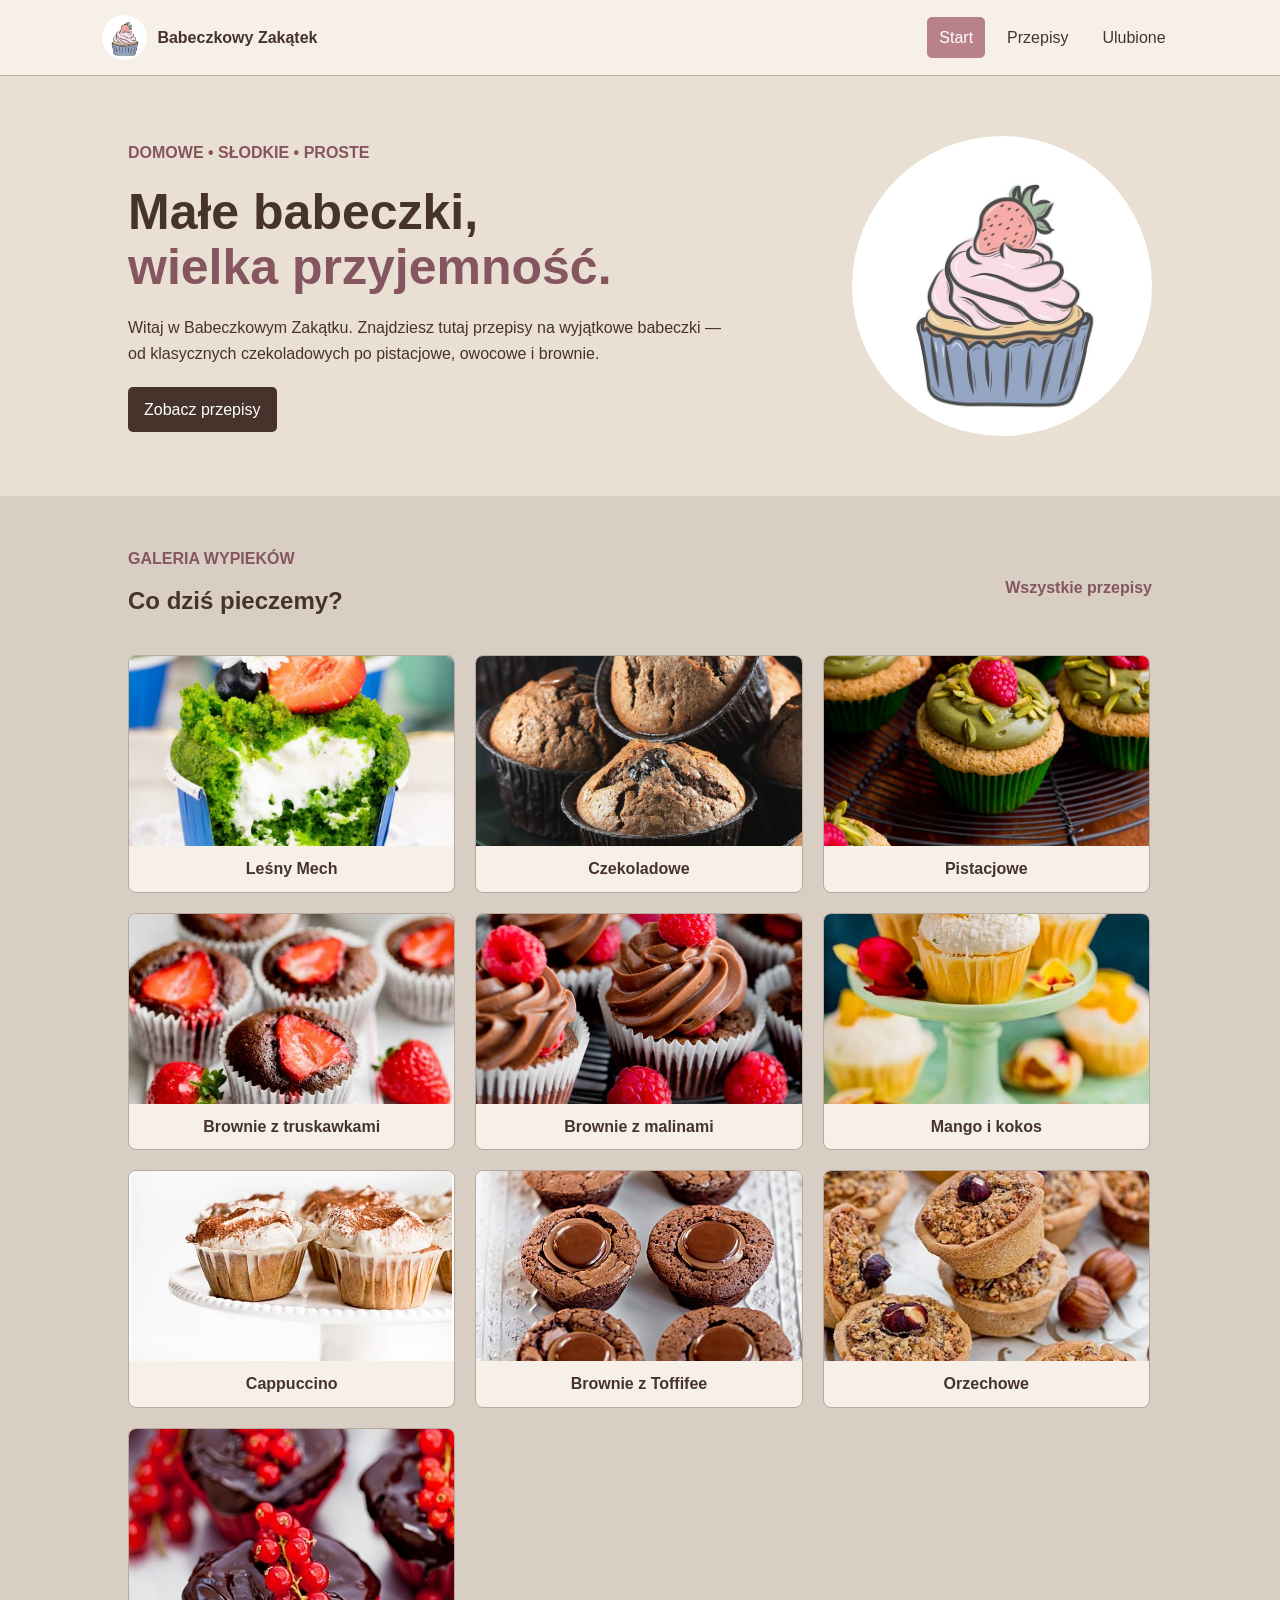
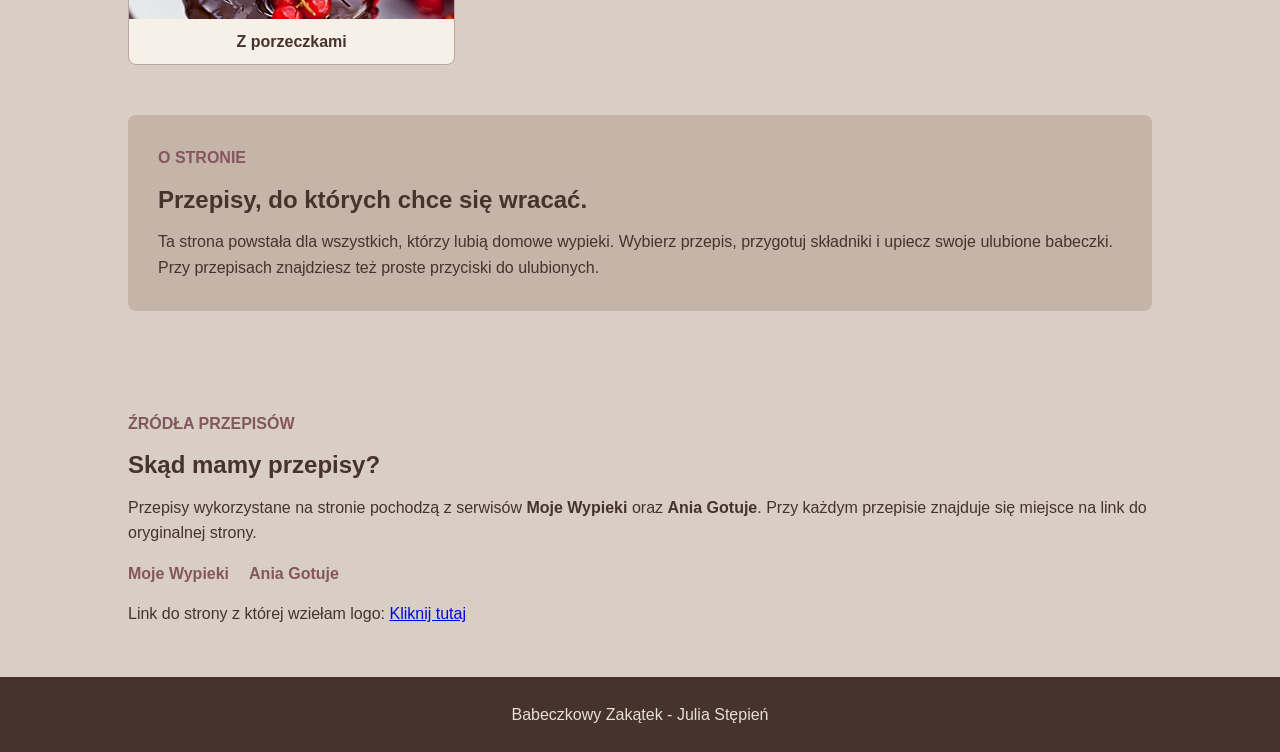
<file: index.html>
<!DOCTYPE html>
<html lang="pl">
<head>
    <meta charset="UTF-8">
    <meta name="viewport" content="width=device-width, initial-scale=1.0">
    <title>Babeczkowy Zakątek</title>
    <link rel="icon" type="image/x-icon" href="favicon.ico">
    <link rel="stylesheet" href="style.css">
</head>
<body>
    <header class="naglowek">
        <a class="link" href="index.html">
            <img class="logo-obrazek" src="zdjęcia/logo.jpg" alt="Babeczka">
            <span>Babeczkowy Zakątek</span>
        </a>
        <nav>
            <a class="menu" href="index.html">Start</a>
            <a href="przepisy.html">Przepisy</a>
            <a href="ulubione.html">Ulubione</a>
        </nav>
    </header>

    <main>
        <section class="baner">
            <div class="tekst-baner">
                <p class="etykieta">DOMOWE • SŁODKIE • PROSTE</p>
                <h1>Małe babeczki,<br><span>wielka przyjemność.</span></h1>
                <p>Witaj w Babeczkowym Zakątku. Znajdziesz tutaj przepisy na wyjątkowe babeczki — od klasycznych czekoladowych po pistacjowe, owocowe i brownie.</p>
                <a class="przycisk" href="przepisy.html">Zobacz przepisy</a>
            </div>
            <div class="obrazek-baner">
                <img src="zdjęcia/logo.jpg" alt="Logo Babeczkowego Zakątka">
            </div>
        </section>

        <section class="sekcja sekcja-galerii">
            <div class="naglowek-sekcji">
                <div>
                    <p class="etykieta">GALERIA WYPIEKÓW</p>
                    <h2>Co dziś pieczemy?</h2>
                </div>
                <a class="przepisy-strona" href="przepisy.html">Wszystkie przepisy</a>
            </div>

            <div class="przepisy galeria">
                <a class="zdj-przepisu" href="przepisy.html#przepis-1" aria-label="Przejdź do przepisu Babeczki Leśny Mech">
                    <img src="zdjęcia/1.jpg" alt="Babeczki Leśny Mech">
                    <span>Leśny Mech</span>
                </a>
                <a class="zdj-przepisu" href="przepisy.html#przepis-2" aria-label="Przejdź do przepisu Babeczki czekoladowe">
                    <img src="zdjęcia/2.jpg" alt="Babeczki czekoladowe">
                    <span>Czekoladowe</span>
                </a>
                <a class="zdj-przepisu" href="przepisy.html#przepis-3" aria-label="Przejdź do przepisu Babeczki pistacjowe">
                    <img src="zdjęcia/3.jpg" alt="Babeczki pistacjowe">
                    <span>Pistacjowe</span>
                </a>
                <a class="zdj-przepisu" href="przepisy.html#przepis-4" aria-label="Przejdź do przepisu Babeczki brownie z truskawkami">
                    <img src="zdjęcia/4.jpg" alt="Babeczki brownie z truskawkami">
                    <span>Brownie z truskawkami</span>
                </a>
                <a class="zdj-przepisu" href="przepisy.html#przepis-5" aria-label="Przejdź do przepisu Babeczki brownie z Nutellą i malinami">
                    <img src="zdjęcia/5.jpg" alt="Babeczki brownie z Nutellą i malinami">
                    <span>Brownie z malinami</span>
                </a>
                <a class="zdj-przepisu" href="przepisy.html#przepis-6" aria-label="Przejdź do przepisu Babeczki mango z kremem kokosowym">
                    <img src="zdjęcia/6.jpg" alt="Babeczki mango z kremem kokosowym">
                    <span>Mango i kokos</span>
                </a>
                <a class="zdj-przepisu" href="przepisy.html#przepis-7" aria-label="Przejdź do przepisu Babeczki cappuccino">
                    <img src="zdjęcia/7.jpg" alt="Babeczki cappuccino">
                    <span>Cappuccino</span>
                </a>
                <a class="zdj-przepisu" href="przepisy.html#przepis-8" aria-label="Przejdź do przepisu Kubeczki brownie z Toffifee">
                    <img src="zdjęcia/8.jpg" alt="Kubeczki brownie z Toffifee">
                    <span>Brownie z Toffifee</span>
                </a>
                <a class="zdj-przepisu" href="przepisy.html#przepis-9" aria-label="Przejdź do przepisu Kubeczki z orzechami laskowymi">
                    <img src="zdjęcia/9.jpg" alt="Kubeczki z orzechami laskowymi">
                    <span>Orzechowe</span>
                </a>
                <a class="zdj-przepisu" href="przepisy.html#przepis-10" aria-label="Przejdź do przepisu Babeczki z porzeczkami">
                    <img src="zdjęcia/10.jpg" alt="Babeczki z porzeczkami">
                    <span>Z porzeczkami</span>
                </a>
            </div>
        </section>

        <section class="o-stronie">
            <div>
                <p class="etykieta">O STRONIE</p>
                <h2>Przepisy, do których chce się wracać.</h2>
            </div>
            <p>Ta strona powstała dla wszystkich, którzy lubią domowe wypieki. Wybierz przepis, przygotuj składniki i upiecz swoje ulubione babeczki. 
                Przy przepisach znajdziesz też proste przyciski do ulubionych.</p>
        </section>

        <section class="zrodla">
            <p class="etykieta">ŹRÓDŁA PRZEPISÓW</p>
            <h2>Skąd mamy przepisy?</h2>
            <p>Przepisy wykorzystane na stronie pochodzą z serwisów <strong>Moje Wypieki</strong> oraz <strong>Ania Gotuje</strong>. Przy każdym przepisie znajduje się miejsce na link do oryginalnej strony.</p>

            <div class="lista-zrodel">
                
                <a class="link-zrodla" href="https://mojewypieki.com" target="_blank" rel="noopener noreferrer">Moje Wypieki</a>
           
                <a class="link-zrodla" href="https://aniagotuje.pl" target="_blank" rel="noopener noreferrer">Ania Gotuje</a>
            </div>
            <p class="logo-zrodlo">Link do strony z której wziełam logo: <a href="https://pl.pinterest.com/pin/12314598976361214/" target="_blank" rel="noopener noreferrer">Kliknij tutaj</a></p>
        </section>
    </main>

    <footer>
        <p>Babeczkowy Zakątek - Julia Stępień</p>
    </footer>
    <script src="script.js"></script>
</body>
</html>
</file>
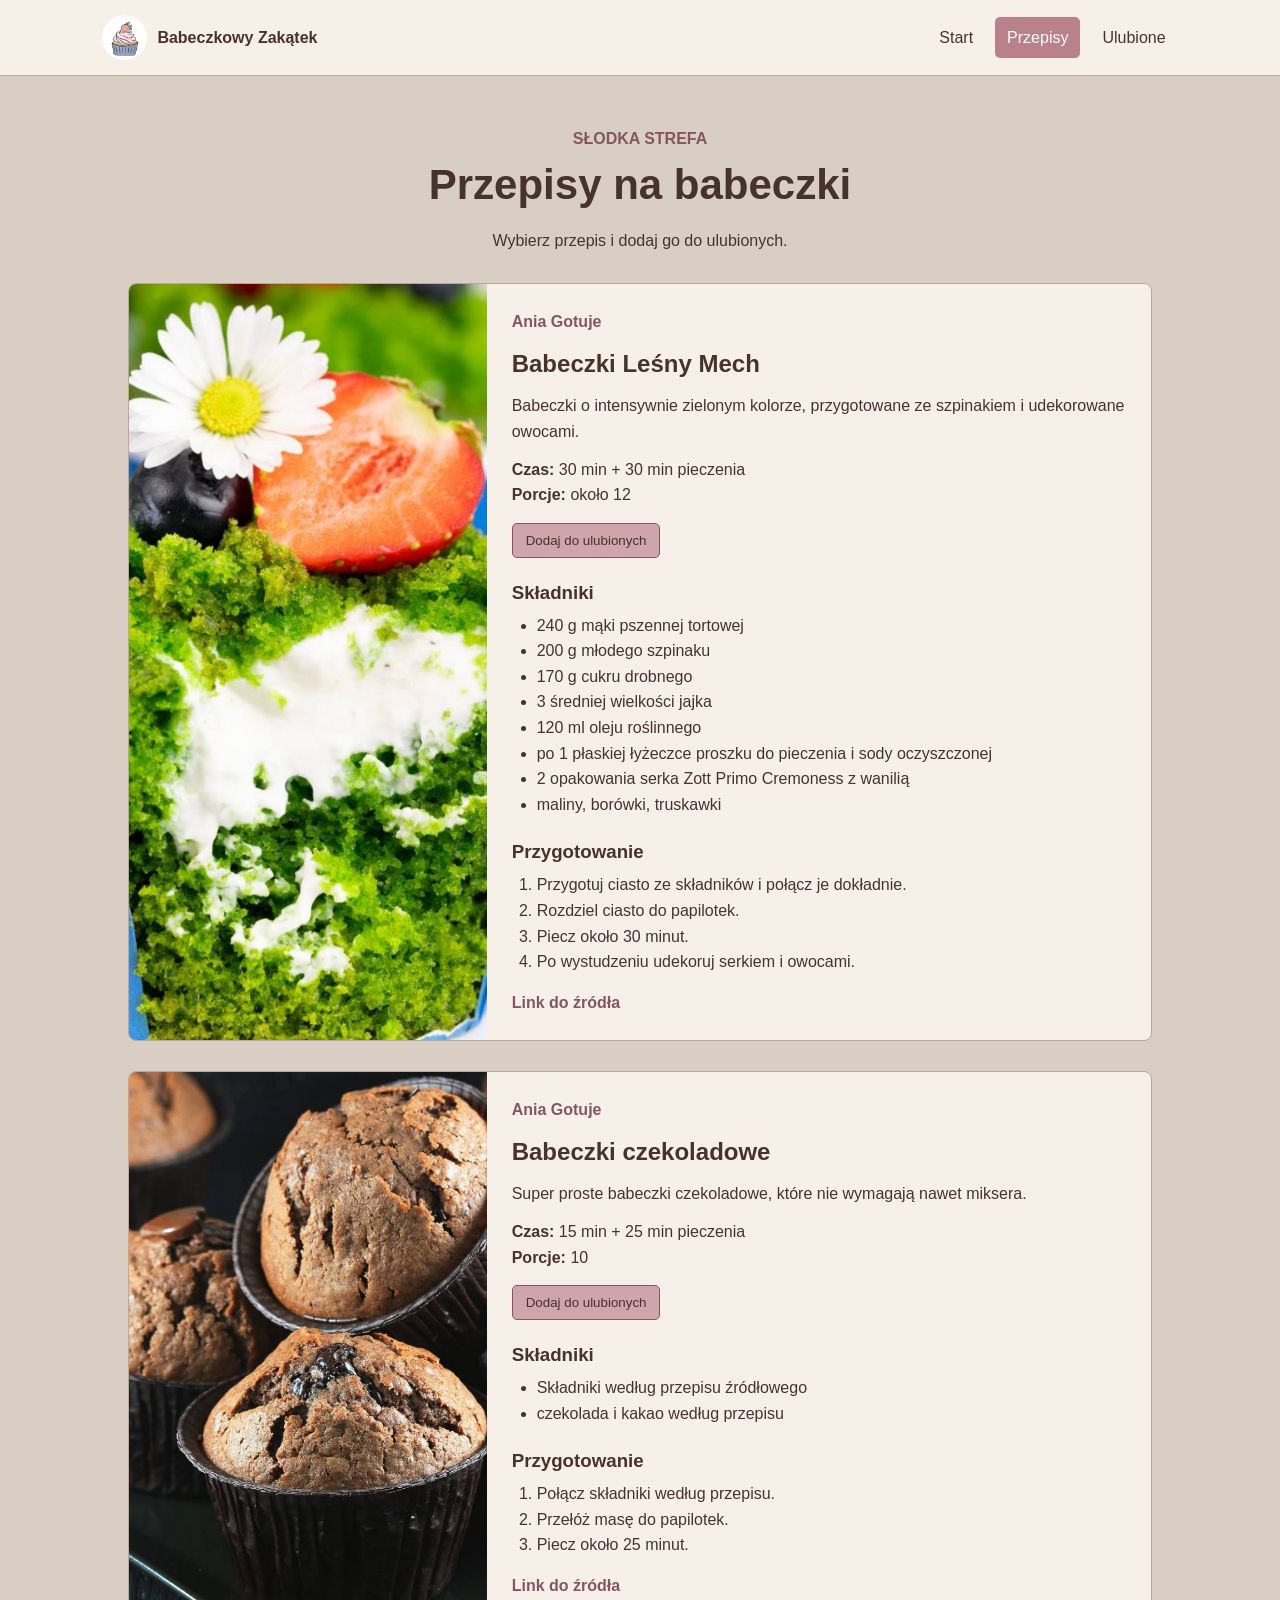
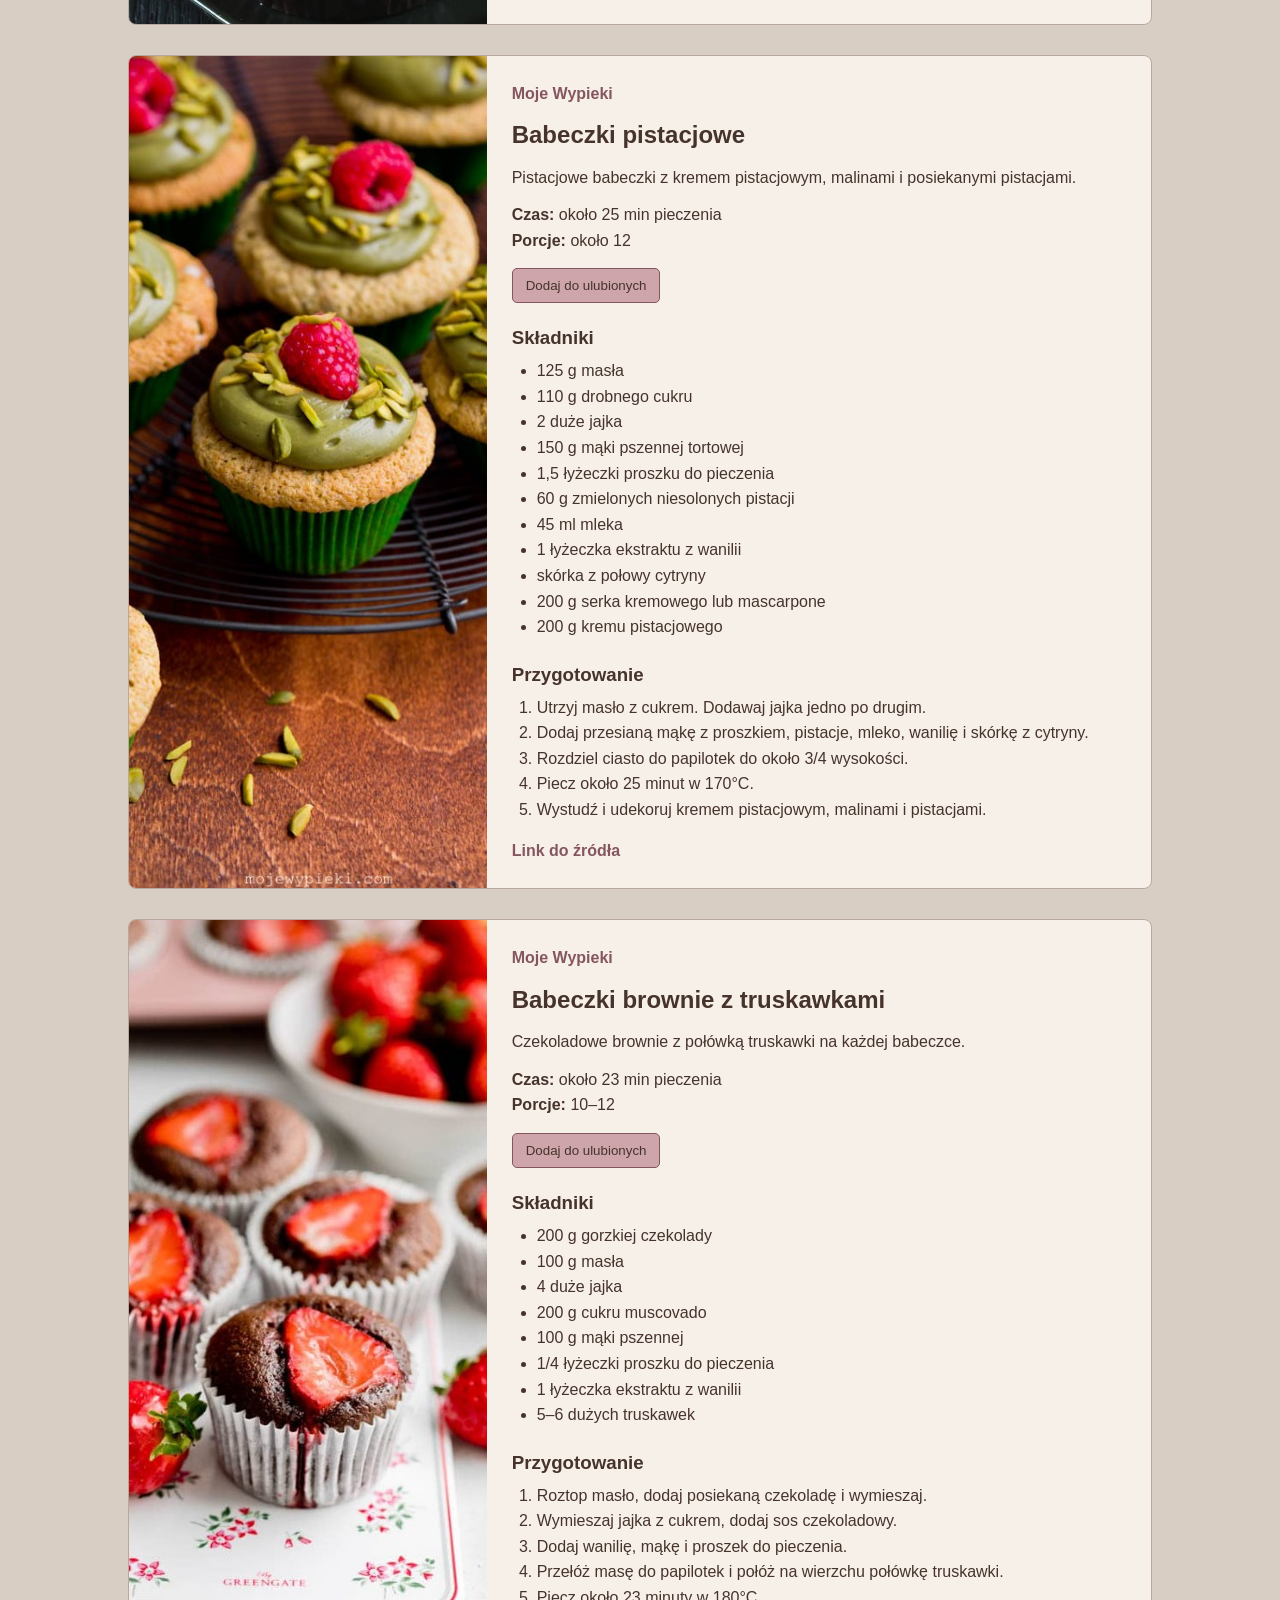
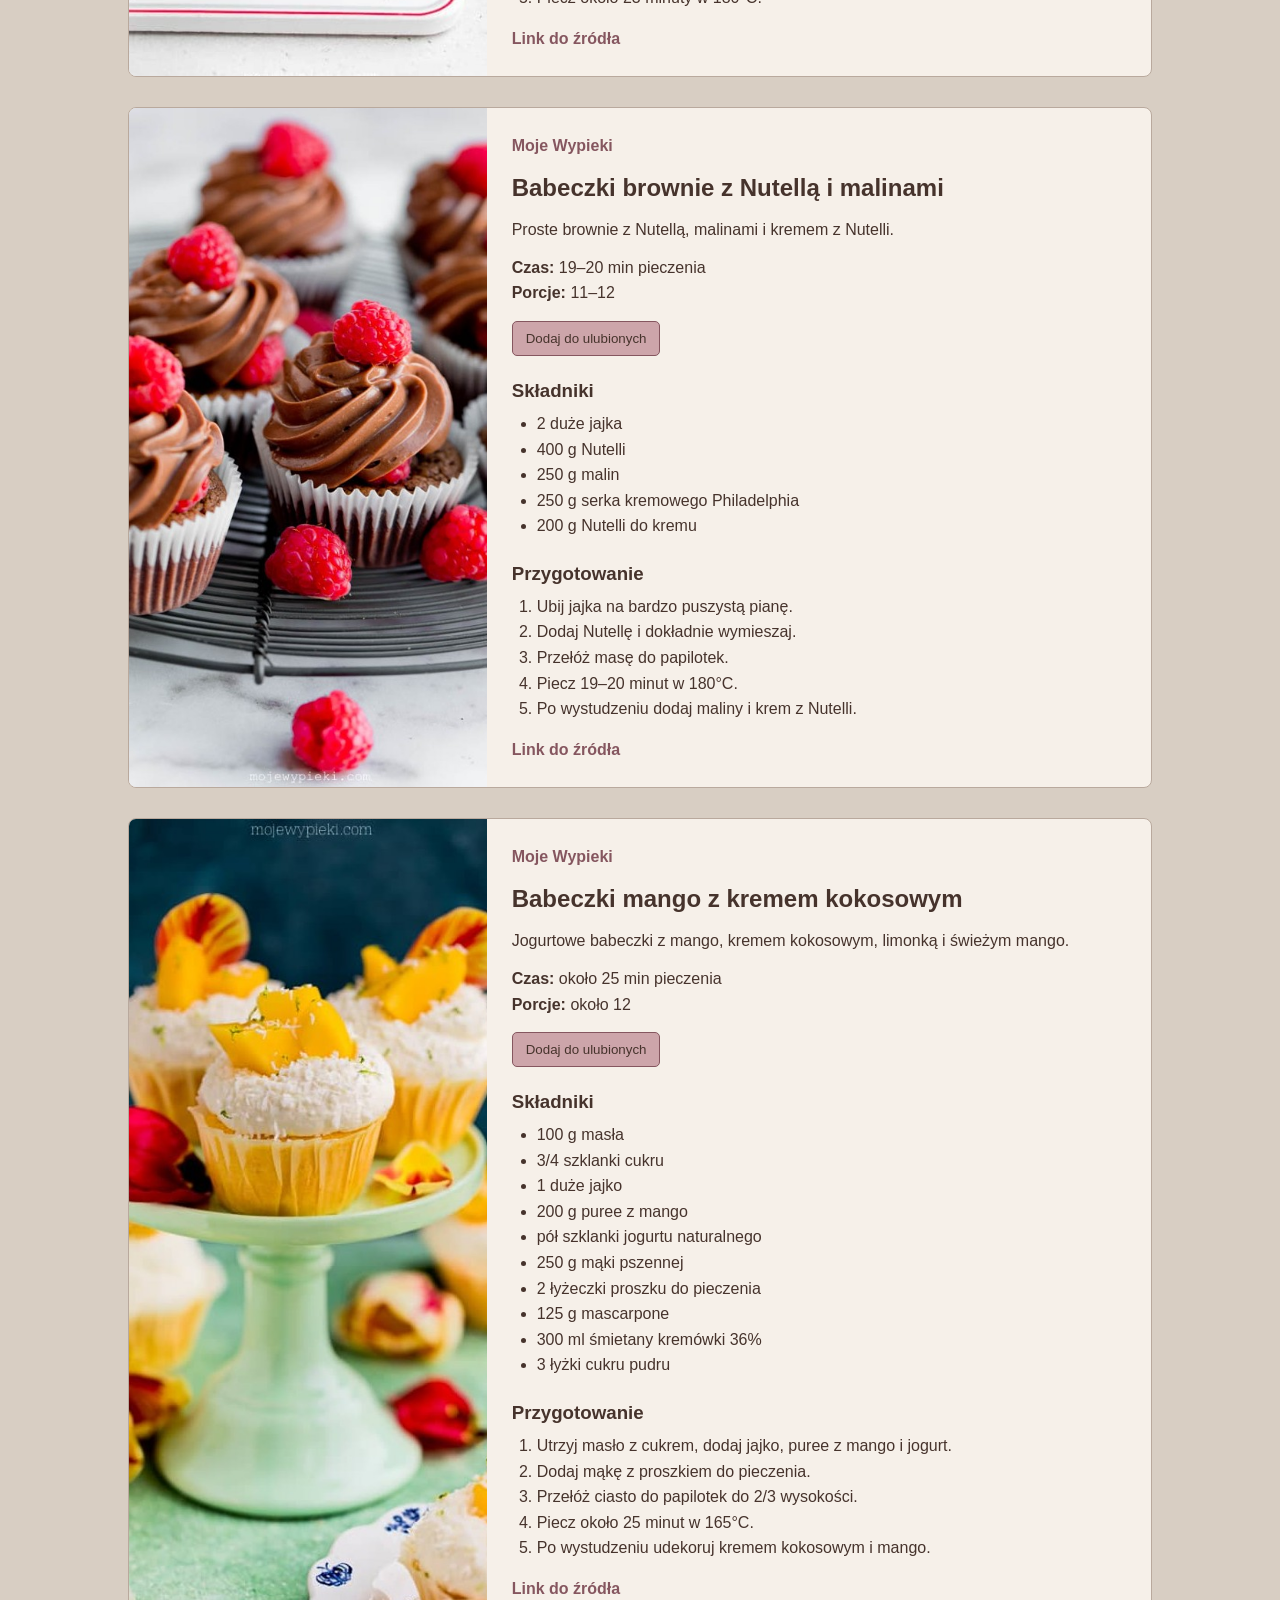
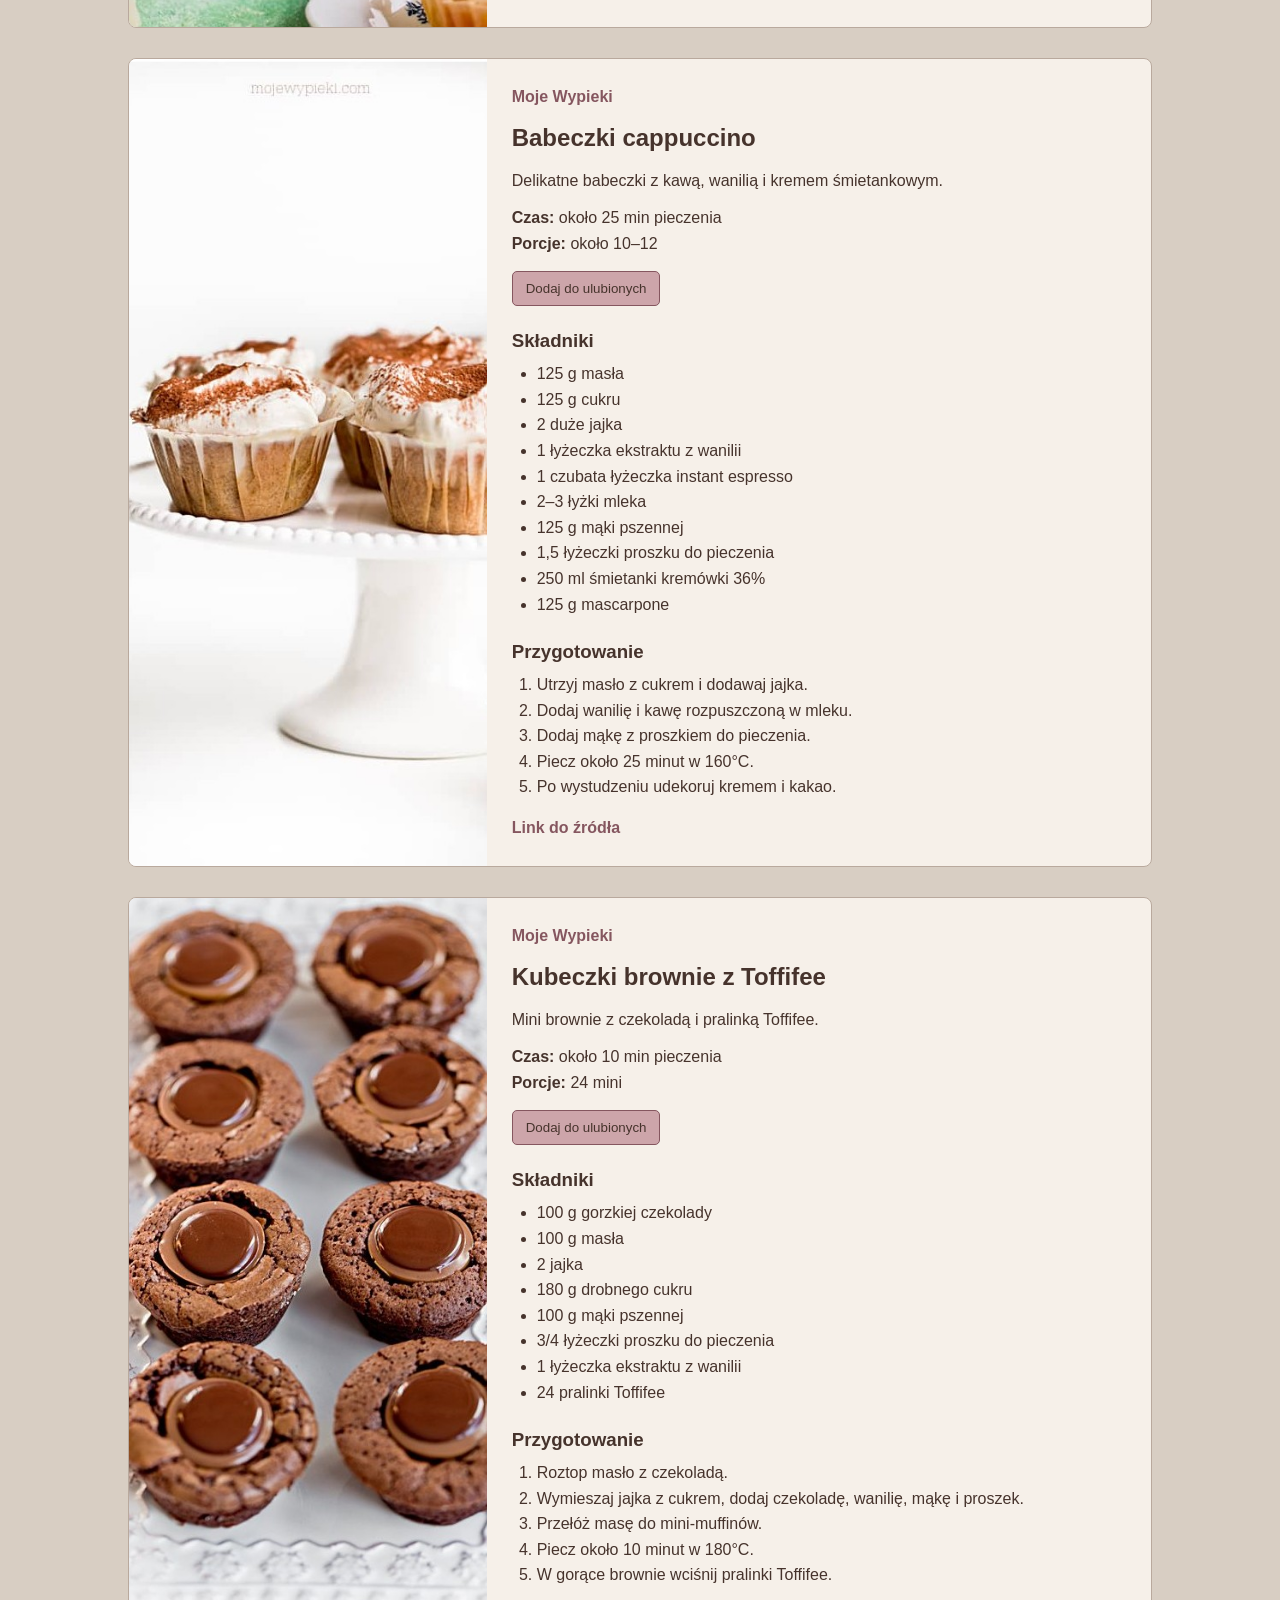
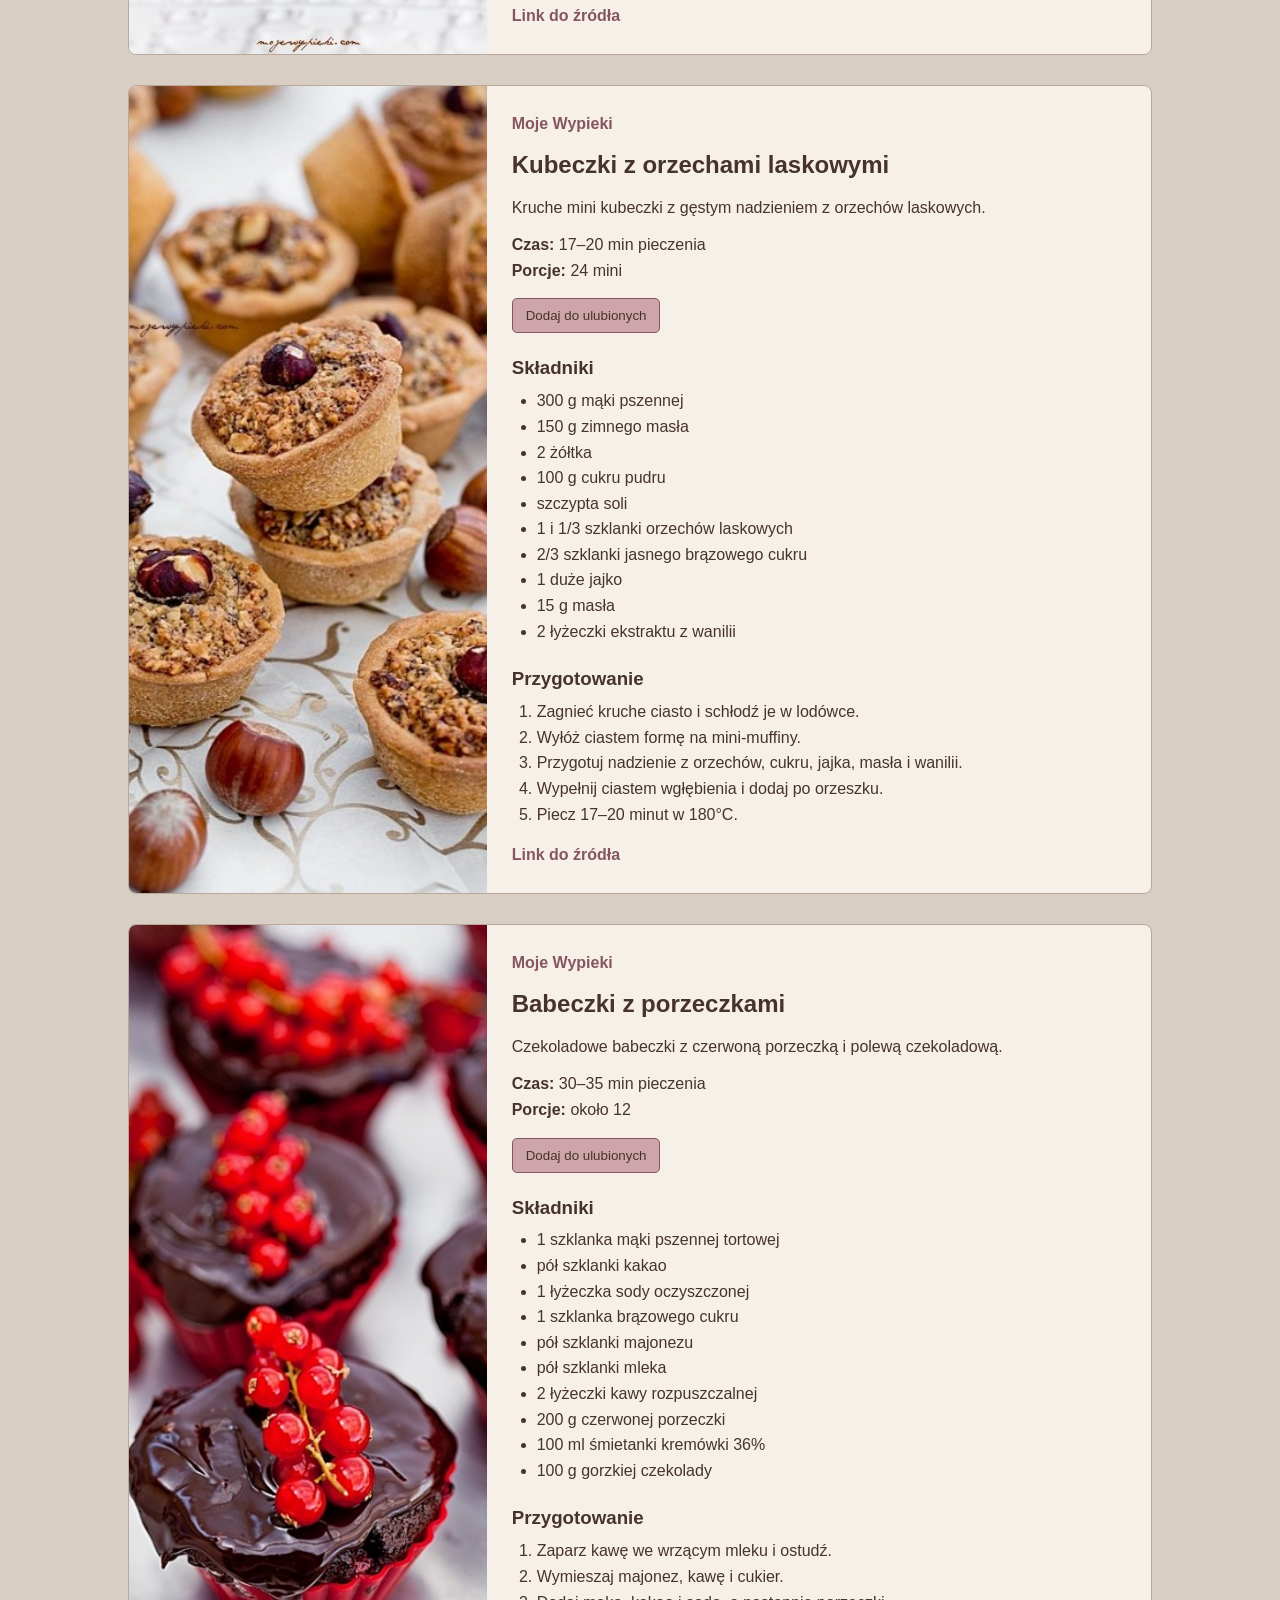
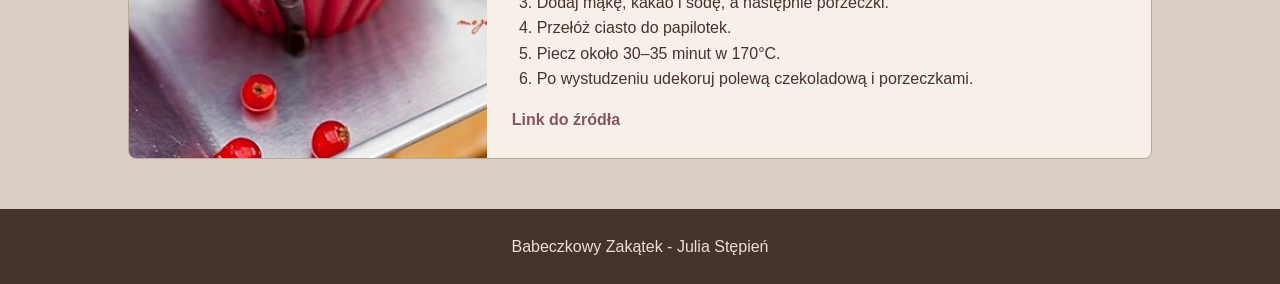
<file: przepisy.html>
<!DOCTYPE html>
<html lang="pl">
<head>
    <meta charset="UTF-8">
    <meta name="viewport" content="width=device-width, initial-scale=1.0">
    <title>Przepisy | Babeczkowy Zakątek</title>
    <link rel="icon" type="image/x-icon" href="favicon.ico">
    <link rel="stylesheet" href="style.css">
</head>
<body class="strona-przepisy">
<header class="naglowek">
    <a class="link" href="index.html">
        <img class="logo-obrazek" src="zdjęcia/logo.jpg" alt="Babeczka">
        <span>Babeczkowy Zakątek</span>
    </a>
    <nav>
        <a href="index.html">Start</a>
        <a class="strona" href="przepisy.html">Przepisy</a>
        <a href="ulubione.html">Ulubione</a>
    </nav>
</header>

<main>
    <section class="wstep-podstrony">
        <p class="przepisy-naglowek">SŁODKA STREFA</p>
        <h1>Przepisy na babeczki</h1>
        <p>Wybierz przepis i dodaj go do ulubionych.</p>
    </section>

    <section class="lista-kart-przepisow">
        <article class="karta-przepisu" id="przepis-1">
            <img class="zdjecie-przepisu" src="zdjęcia/1.jpg" alt="Babeczki Leśny Mech">
            <div class="tresc-przepisu">
                <p class="przepisy-naglowek">Ania Gotuje</p>
                <h2>Babeczki Leśny Mech</h2>
                <p class="opis-przepisu">Babeczki o intensywnie zielonym kolorze, przygotowane ze szpinakiem i udekorowane owocami.</p>

                <p><strong>Czas:</strong> 30 min + 30 min pieczenia</p>
                <p><strong>Porcje:</strong> około 12</p>

                <button class="przycisk-ulubionych" onclick="dodajDoUlubionych()">Dodaj do ulubionych</button>

                <h3>Składniki</h3>
                <ul>
                        <li>240 g mąki pszennej tortowej</li>
                        <li>200 g młodego szpinaku</li>
                        <li>170 g cukru drobnego</li>
                        <li>3 średniej wielkości jajka</li>
                        <li>120 ml oleju roślinnego</li>
                        <li>po 1 płaskiej łyżeczce proszku do pieczenia i sody oczyszczonej</li>
                        <li>2 opakowania serka Zott Primo Cremoness z wanilią</li>
                        <li>maliny, borówki, truskawki</li>
                </ul>

                <h3>Przygotowanie</h3>
                <ol>
                        <li>Przygotuj ciasto ze składników i połącz je dokładnie.</li>
                        <li>Rozdziel ciasto do papilotek.</li>
                        <li>Piecz około 30 minut.</li>
                        <li>Po wystudzeniu udekoruj serkiem i owocami.</li>
                </ol>

                <a class="link-do-zrodla-przepisu" href="https://aniagotuje.pl/przepis/babeczki-lesny-mech" target="_blank" rel="noopener noreferrer">Link do źródła</a>
            </div>
        </article>

        <article class="karta-przepisu" id="przepis-2">
            <img class="zdjecie-przepisu" src="zdjęcia/2.jpg" alt="Babeczki czekoladowe">
            <div class="tresc-przepisu">
                <p class="przepisy-naglowek">Ania Gotuje</p>
                <h2>Babeczki czekoladowe</h2>
                <p class="opis-przepisu">Super proste babeczki czekoladowe, które nie wymagają nawet miksera.</p>

                <p><strong>Czas:</strong> 15 min + 25 min pieczenia</p>
                <p><strong>Porcje:</strong> 10</p>

                <button class="przycisk-ulubionych" onclick="dodajDoUlubionych()">Dodaj do ulubionych</button>

                <h3>Składniki</h3>
                <ul>
                        <li>Składniki według przepisu źródłowego</li>
                        <li>czekolada i kakao według przepisu</li>
                </ul>

                <h3>Przygotowanie</h3>
                <ol>
                        <li>Połącz składniki według przepisu.</li>
                        <li>Przełóż masę do papilotek.</li>
                        <li>Piecz około 25 minut.</li>
                </ol>

                <a class="link-do-zrodla-przepisu" href="https://aniagotuje.pl/przepis/babeczki-czekoladowe" target="_blank" rel="noopener noreferrer">Link do źródła</a>
            </div>
        </article>

        <article class="karta-przepisu" id="przepis-3">
            <img class="zdjecie-przepisu" src="zdjęcia/3.jpg" alt="Babeczki pistacjowe">
            <div class="tresc-przepisu">
                <p class="przepisy-naglowek">Moje Wypieki</p>
                <h2>Babeczki pistacjowe</h2>
                <p class="opis-przepisu">Pistacjowe babeczki z kremem pistacjowym, malinami i posiekanymi pistacjami.</p>

                <p><strong>Czas:</strong> około 25 min pieczenia</p>
                <p><strong>Porcje:</strong> około 12</p>

                <button class="przycisk-ulubionych" onclick="dodajDoUlubionych()">Dodaj do ulubionych</button>

                <h3>Składniki</h3>
                <ul>
                        <li>125 g masła</li>
                        <li>110 g drobnego cukru</li>
                        <li>2 duże jajka</li>
                        <li>150 g mąki pszennej tortowej</li>
                        <li>1,5 łyżeczki proszku do pieczenia</li>
                        <li>60 g zmielonych niesolonych pistacji</li>
                        <li>45 ml mleka</li>
                        <li>1 łyżeczka ekstraktu z wanilii</li>
                        <li>skórka z połowy cytryny</li>
                        <li>200 g serka kremowego lub mascarpone</li>
                        <li>200 g kremu pistacjowego</li>
                </ul>

                <h3>Przygotowanie</h3>
                <ol>
                        <li>Utrzyj masło z cukrem. Dodawaj jajka jedno po drugim.</li>
                        <li>Dodaj przesianą mąkę z proszkiem, pistacje, mleko, wanilię i skórkę z cytryny.</li>
                        <li>Rozdziel ciasto do papilotek do około 3/4 wysokości.</li>
                        <li>Piecz około 25 minut w 170°C.</li>
                        <li>Wystudź i udekoruj kremem pistacjowym, malinami i pistacjami.</li>
                </ol>

                <a class="link-do-zrodla-przepisu" href="https://mojewypieki.com/przepis/babeczki-pistacjowe" target="_blank" rel="noopener noreferrer">Link do źródła</a>
            </div>
        </article>

        <article class="karta-przepisu" id="przepis-4">
            <img class="zdjecie-przepisu" src="zdjęcia/4.jpg" alt="Babeczki brownie z truskawkami">
            <div class="tresc-przepisu">
                <p class="przepisy-naglowek">Moje Wypieki</p>
                <h2>Babeczki brownie z truskawkami</h2>
                <p class="opis-przepisu">Czekoladowe brownie z połówką truskawki na każdej babeczce.</p>

                <p><strong>Czas:</strong> około 23 min pieczenia</p>
                <p><strong>Porcje:</strong> 10–12</p>

                <button class="przycisk-ulubionych" onclick="dodajDoUlubionych()">Dodaj do ulubionych</button>

                <h3>Składniki</h3>
                <ul>
                        <li>200 g gorzkiej czekolady</li>
                        <li>100 g masła</li>
                        <li>4 duże jajka</li>
                        <li>200 g cukru muscovado</li>
                        <li>100 g mąki pszennej</li>
                        <li>1/4 łyżeczki proszku do pieczenia</li>
                        <li>1 łyżeczka ekstraktu z wanilii</li>
                        <li>5–6 dużych truskawek</li>
                </ul>

                <h3>Przygotowanie</h3>
                <ol>
                        <li>Roztop masło, dodaj posiekaną czekoladę i wymieszaj.</li>
                        <li>Wymieszaj jajka z cukrem, dodaj sos czekoladowy.</li>
                        <li>Dodaj wanilię, mąkę i proszek do pieczenia.</li>
                        <li>Przełóż masę do papilotek i połóż na wierzchu połówkę truskawki.</li>
                        <li>Piecz około 23 minuty w 180°C.</li>
                </ol>

                <a class="link-do-zrodla-przepisu" href="https://mojewypieki.com/przepis/babeczki-brownie-z-truskawkami" target="_blank" rel="noopener noreferrer">Link do źródła</a>
            </div>
        </article>

        <article class="karta-przepisu" id="przepis-5">
            <img class="zdjecie-przepisu" src="zdjęcia/5.jpg" alt="Babeczki brownie z Nutellą i malinami">
            <div class="tresc-przepisu">
                <p class="przepisy-naglowek">Moje Wypieki</p>
                <h2>Babeczki brownie z Nutellą i malinami</h2>
                <p class="opis-przepisu">Proste brownie z Nutellą, malinami i kremem z Nutelli.</p>

                <p><strong>Czas:</strong> 19–20 min pieczenia</p>
                <p><strong>Porcje:</strong> 11–12</p>

                <button class="przycisk-ulubionych" onclick="dodajDoUlubionych()">Dodaj do ulubionych</button>

                <h3>Składniki</h3>
                <ul>
                        <li>2 duże jajka</li>
                        <li>400 g Nutelli</li>
                        <li>250 g malin</li>
                        <li>250 g serka kremowego Philadelphia</li>
                        <li>200 g Nutelli do kremu</li>
                </ul>

                <h3>Przygotowanie</h3>
                <ol>
                        <li>Ubij jajka na bardzo puszystą pianę.</li>
                        <li>Dodaj Nutellę i dokładnie wymieszaj.</li>
                        <li>Przełóż masę do papilotek.</li>
                        <li>Piecz 19–20 minut w 180°C.</li>
                        <li>Po wystudzeniu dodaj maliny i krem z Nutelli.</li>
                </ol>

                <a class="link-do-zrodla-przepisu" href="https://mojewypieki.com/przepis/babeczki-brownie-z-nutella-i-malinami" target="_blank" rel="noopener noreferrer">Link do źródła</a>
            </div>
        </article>

        <article class="karta-przepisu" id="przepis-6">
            <img class="zdjecie-przepisu" src="zdjęcia/6.jpg" alt="Babeczki mango z kremem kokosowym">
            <div class="tresc-przepisu">
                <p class="przepisy-naglowek">Moje Wypieki</p>
                <h2>Babeczki mango z kremem kokosowym</h2>
                <p class="opis-przepisu">Jogurtowe babeczki z mango, kremem kokosowym, limonką i świeżym mango.</p>

                <p><strong>Czas:</strong> około 25 min pieczenia</p>
                <p><strong>Porcje:</strong> około 12</p>

                <button class="przycisk-ulubionych" onclick="dodajDoUlubionych()">Dodaj do ulubionych</button>

                <h3>Składniki</h3>
                <ul>
                        <li>100 g masła</li>
                        <li>3/4 szklanki cukru</li>
                        <li>1 duże jajko</li>
                        <li>200 g puree z mango</li>
                        <li>pół szklanki jogurtu naturalnego</li>
                        <li>250 g mąki pszennej</li>
                        <li>2 łyżeczki proszku do pieczenia</li>
                        <li>125 g mascarpone</li>
                        <li>300 ml śmietany kremówki 36%</li>
                        <li>3 łyżki cukru pudru</li>
                </ul>

                <h3>Przygotowanie</h3>
                <ol>
                        <li>Utrzyj masło z cukrem, dodaj jajko, puree z mango i jogurt.</li>
                        <li>Dodaj mąkę z proszkiem do pieczenia.</li>
                        <li>Przełóż ciasto do papilotek do 2/3 wysokości.</li>
                        <li>Piecz około 25 minut w 165°C.</li>
                        <li>Po wystudzeniu udekoruj kremem kokosowym i mango.</li>
                </ol>

                <a class="link-do-zrodla-przepisu" href="https://mojewypieki.com/przepis/babeczki-mango-z-kremem-kokosowym" target="_blank" rel="noopener noreferrer">Link do źródła</a>
            </div>
        </article>

        <article class="karta-przepisu" id="przepis-7">
            <img class="zdjecie-przepisu" src="zdjęcia/7.jpg" alt="Babeczki cappuccino">
            <div class="tresc-przepisu">
                <p class="przepisy-naglowek">Moje Wypieki</p>
                <h2>Babeczki cappuccino</h2>
                <p class="opis-przepisu">Delikatne babeczki z kawą, wanilią i kremem śmietankowym.</p>

                <p><strong>Czas:</strong> około 25 min pieczenia</p>
                <p><strong>Porcje:</strong> około 10–12</p>

                <button class="przycisk-ulubionych" onclick="dodajDoUlubionych()">Dodaj do ulubionych</button>

                <h3>Składniki</h3>
                <ul>
                        <li>125 g masła</li>
                        <li>125 g cukru</li>
                        <li>2 duże jajka</li>
                        <li>1 łyżeczka ekstraktu z wanilii</li>
                        <li>1 czubata łyżeczka instant espresso</li>
                        <li>2–3 łyżki mleka</li>
                        <li>125 g mąki pszennej</li>
                        <li>1,5 łyżeczki proszku do pieczenia</li>
                        <li>250 ml śmietanki kremówki 36%</li>
                        <li>125 g mascarpone</li>
                </ul>

                <h3>Przygotowanie</h3>
                <ol>
                        <li>Utrzyj masło z cukrem i dodawaj jajka.</li>
                        <li>Dodaj wanilię i kawę rozpuszczoną w mleku.</li>
                        <li>Dodaj mąkę z proszkiem do pieczenia.</li>
                        <li>Piecz około 25 minut w 160°C.</li>
                        <li>Po wystudzeniu udekoruj kremem i kakao.</li>
                </ol>

                <a class="link-do-zrodla-przepisu" href="https://mojewypieki.com/przepis/babeczki-cappuccino" target="_blank" rel="noopener noreferrer">Link do źródła</a>
            </div>
        </article>

        <article class="karta-przepisu" id="przepis-8">
            <img class="zdjecie-przepisu" src="zdjęcia/8.jpg" alt="Kubeczki brownie z Toffifee">
            <div class="tresc-przepisu">
                <p class="przepisy-naglowek">Moje Wypieki</p>
                <h2>Kubeczki brownie z Toffifee</h2>
                <p class="opis-przepisu">Mini brownie z czekoladą i pralinką Toffifee.</p>

                <p><strong>Czas:</strong> około 10 min pieczenia</p>
                <p><strong>Porcje:</strong> 24 mini</p>

                <button class="przycisk-ulubionych" onclick="dodajDoUlubionych()">Dodaj do ulubionych</button>

                <h3>Składniki</h3>
                <ul>
                        <li>100 g gorzkiej czekolady</li>
                        <li>100 g masła</li>
                        <li>2 jajka</li>
                        <li>180 g drobnego cukru</li>
                        <li>100 g mąki pszennej</li>
                        <li>3/4 łyżeczki proszku do pieczenia</li>
                        <li>1 łyżeczka ekstraktu z wanilii</li>
                        <li>24 pralinki Toffifee</li>
                </ul>

                <h3>Przygotowanie</h3>
                <ol>
                        <li>Roztop masło z czekoladą.</li>
                        <li>Wymieszaj jajka z cukrem, dodaj czekoladę, wanilię, mąkę i proszek.</li>
                        <li>Przełóż masę do mini-muffinów.</li>
                        <li>Piecz około 10 minut w 180°C.</li>
                        <li>W gorące brownie wciśnij pralinki Toffifee.</li>
                </ol>

                <a class="link-do-zrodla-przepisu" href="https://mojewypieki.com/przepis/kubeczki-brownie-z-toffifee" target="_blank" rel="noopener noreferrer">Link do źródła</a>
            </div>
        </article>

        <article class="karta-przepisu" id="przepis-9">
            <img class="zdjecie-przepisu" src="zdjęcia/9.jpg" alt="Kubeczki z orzechami laskowymi">
            <div class="tresc-przepisu">
                <p class="przepisy-naglowek">Moje Wypieki</p>
                <h2>Kubeczki z orzechami laskowymi</h2>
                <p class="opis-przepisu">Kruche mini kubeczki z gęstym nadzieniem z orzechów laskowych.</p>

                <p><strong>Czas:</strong> 17–20 min pieczenia</p>
                <p><strong>Porcje:</strong> 24 mini</p>

                <button class="przycisk-ulubionych" onclick="dodajDoUlubionych()">Dodaj do ulubionych</button>

                <h3>Składniki</h3>
                <ul>
                        <li>300 g mąki pszennej</li>
                        <li>150 g zimnego masła</li>
                        <li>2 żółtka</li>
                        <li>100 g cukru pudru</li>
                        <li>szczypta soli</li>
                        <li>1 i 1/3 szklanki orzechów laskowych</li>
                        <li>2/3 szklanki jasnego brązowego cukru</li>
                        <li>1 duże jajko</li>
                        <li>15 g masła</li>
                        <li>2 łyżeczki ekstraktu z wanilii</li>
                </ul>

                <h3>Przygotowanie</h3>
                <ol>
                        <li>Zagnieć kruche ciasto i schłodź je w lodówce.</li>
                        <li>Wyłóż ciastem formę na mini-muffiny.</li>
                        <li>Przygotuj nadzienie z orzechów, cukru, jajka, masła i wanilii.</li>
                        <li>Wypełnij ciastem wgłębienia i dodaj po orzeszku.</li>
                        <li>Piecz 17–20 minut w 180°C.</li>
                </ol>

                <a class="link-do-zrodla-przepisu" href="https://mojewypieki.com/przepis/kubeczki-z-orzechami-laskowymi" target="_blank" rel="noopener noreferrer">Link do źródła</a>
            </div>
        </article>

        <article class="karta-przepisu" id="przepis-10">
            <img class="zdjecie-przepisu" src="zdjęcia/10.jpg" alt="Babeczki z porzeczkami">
            <div class="tresc-przepisu">
                <p class="przepisy-naglowek">Moje Wypieki</p>
                <h2>Babeczki z porzeczkami</h2>
                <p class="opis-przepisu">Czekoladowe babeczki z czerwoną porzeczką i polewą czekoladową.</p>

                <p><strong>Czas:</strong> 30–35 min pieczenia</p>
                <p><strong>Porcje:</strong> około 12</p>

                <button class="przycisk-ulubionych" onclick="dodajDoUlubionych()">Dodaj do ulubionych</button>

                <h3>Składniki</h3>
                <ul>
                        <li>1 szklanka mąki pszennej tortowej</li>
                        <li>pół szklanki kakao</li>
                        <li>1 łyżeczka sody oczyszczonej</li>
                        <li>1 szklanka brązowego cukru</li>
                        <li>pół szklanki majonezu</li>
                        <li>pół szklanki mleka</li>
                        <li>2 łyżeczki kawy rozpuszczalnej</li>
                        <li>200 g czerwonej porzeczki</li>
                        <li>100 ml śmietanki kremówki 36%</li>
                        <li>100 g gorzkiej czekolady</li>
                </ul>

                <h3>Przygotowanie</h3>
                <ol>
                        <li>Zaparz kawę we wrzącym mleku i ostudź.</li>
                        <li>Wymieszaj majonez, kawę i cukier.</li>
                        <li>Dodaj mąkę, kakao i sodę, a następnie porzeczki.</li>
                        <li>Przełóż ciasto do papilotek.</li>
                        <li>Piecz około 30–35 minut w 170°C.</li>
                        <li>Po wystudzeniu udekoruj polewą czekoladową i porzeczkami.</li>
                </ol>

                <a class="link-do-zrodla-przepisu" href="https://mojewypieki.com/przepis/babeczki-z-porzeczkami" target="_blank" rel="noopener noreferrer">Link do źródła</a>
            </div>
        </article>
    </section>
</main>

<footer>
    <p>Babeczkowy Zakątek - Julia Stępień</p>
</footer>
<script src="script.js"></script>
</body>
</html>
</file>
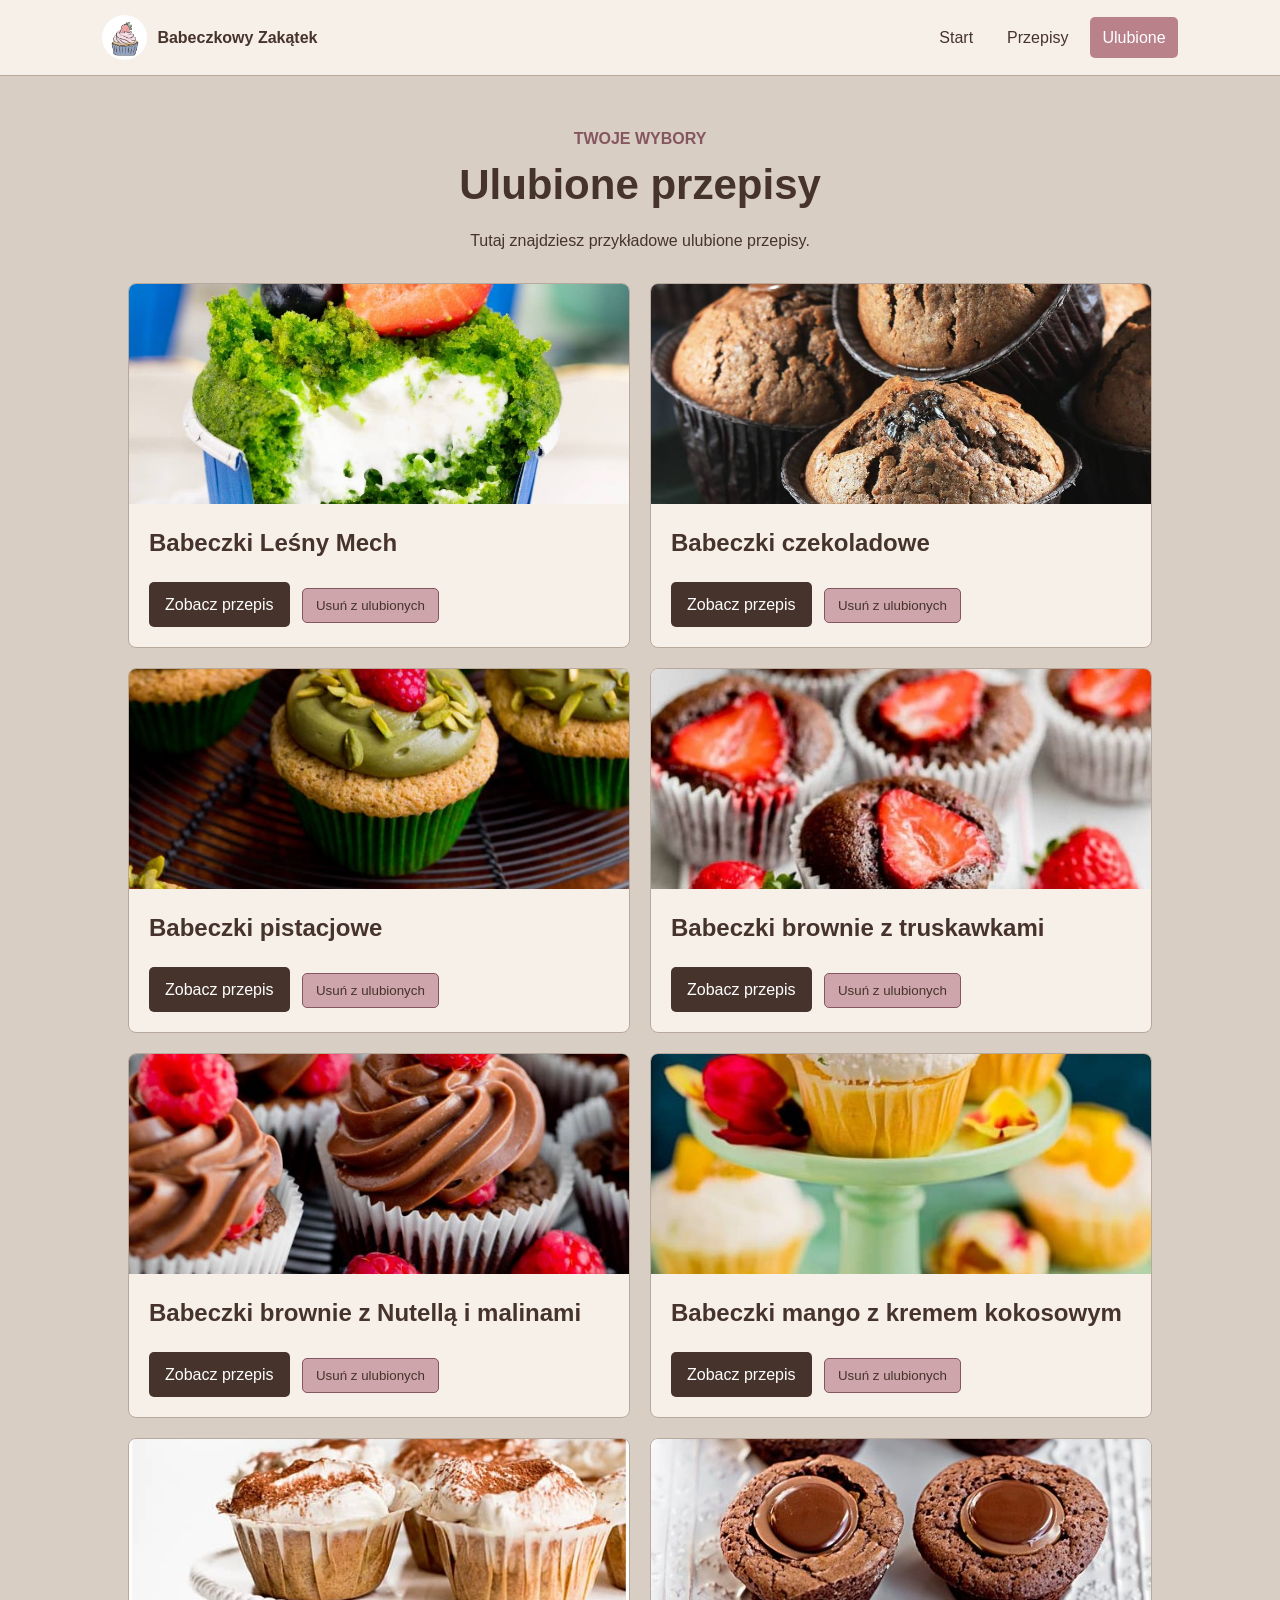
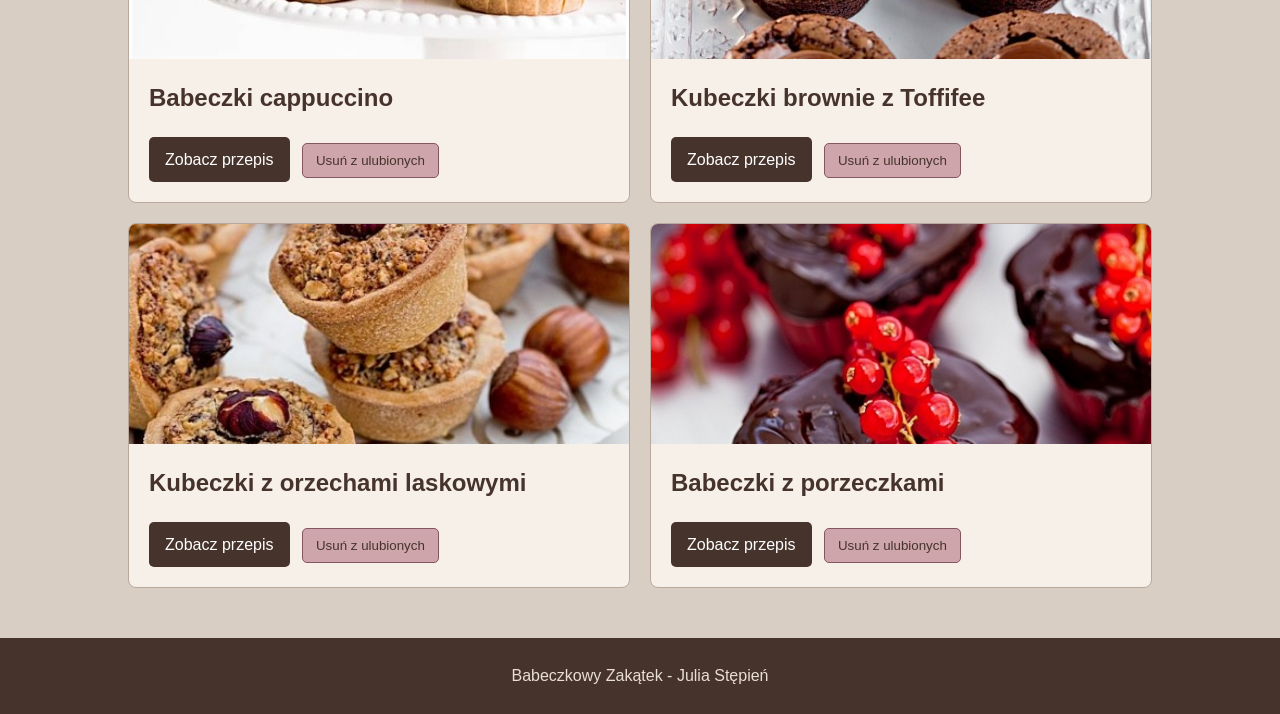
<file: ulubione.html>
<!DOCTYPE html>
<html lang="pl">
<head>
    <meta charset="UTF-8">
    <meta name="viewport" content="width=device-width, initial-scale=1.0">
    <title>Ulubione | Babeczkowy Zakątek</title>
    <link rel="icon" type="image/x-icon" href="favicon.ico">
    <link rel="stylesheet" href="style.css">
</head>
<body>
<header class="gorny-pasek">
    <a class="logo-link" href="index.html">
        <img class="logo-obrazek" src="zdjęcia/logo.jpg" alt="Babeczka">
        <span>Babeczkowy Zakątek</span>
    </a>
    <nav>
        <a href="index.html">Start</a>
        <a href="przepisy.html">Przepisy</a>
        <a class="aktywna-strona" href="ulubione.html">Ulubione</a>
    </nav>
</header>

<main>
    <section class="wstep-podstrony">
        <p class="maly-naglowek">TWOJE WYBORY</p>
        <h1>Ulubione przepisy</h1>
        <p>Tutaj znajdziesz przykładowe ulubione przepisy.</p>
    </section>

    <p class="brak-ulubionych" id="brakUlubionych">Nie masz jeszcze żadnych ulubionych przepisów.</p>

    <section class="lista-ulubionych">
        <article class="karta-ulubiona" id="ulubiony1">
            <img src="zdjęcia/1.jpg" alt="Babeczki Leśny Mech">
            <div class="tresc-ulubionej">
                <h2>Babeczki Leśny Mech</h2>
                <a class="przycisk-link" href="przepisy.html#przepis-1">Zobacz przepis</a>
                <button class="przycisk-usun" onclick="usunZUlubionych()">Usuń z ulubionych</button>
            </div>
        </article>
        <article class="karta-ulubiona" id="ulubiony2">
            <img src="zdjęcia/2.jpg" alt="Babeczki czekoladowe">
            <div class="tresc-ulubionej">
                <h2>Babeczki czekoladowe</h2>
                <a class="przycisk-link" href="przepisy.html#przepis-2">Zobacz przepis</a>
                <button class="przycisk-usun" onclick="usunZUlubionych()">Usuń z ulubionych</button>
            </div>
        </article>
        <article class="karta-ulubiona" id="ulubiony3">
            <img src="zdjęcia/3.jpg" alt="Babeczki pistacjowe">
            <div class="tresc-ulubionej">
                <h2>Babeczki pistacjowe</h2>
                <a class="przycisk-link" href="przepisy.html#przepis-3">Zobacz przepis</a>
                <button class="przycisk-usun" onclick="usunZUlubionych()">Usuń z ulubionych</button>
            </div>
        </article>
        <article class="karta-ulubiona" id="ulubiony4">
            <img src="zdjęcia/4.jpg" alt="Babeczki brownie z truskawkami">
            <div class="tresc-ulubionej">
                <h2>Babeczki brownie z truskawkami</h2>
                <a class="przycisk-link" href="przepisy.html#przepis-4">Zobacz przepis</a>
                <button class="przycisk-usun" onclick="usunZUlubionych()">Usuń z ulubionych</button>
            </div>
        </article>
        <article class="karta-ulubiona" id="ulubiony5">
            <img src="zdjęcia/5.jpg" alt="Babeczki brownie z Nutellą i malinami">
            <div class="tresc-ulubionej">
                <h2>Babeczki brownie z Nutellą i malinami</h2>
                <a class="przycisk-link" href="przepisy.html#przepis-5">Zobacz przepis</a>
                <button class="przycisk-usun" onclick="usunZUlubionych()">Usuń z ulubionych</button>
            </div>
        </article>
        <article class="karta-ulubiona" id="ulubiony6">
            <img src="zdjęcia/6.jpg" alt="Babeczki mango z kremem kokosowym">
            <div class="tresc-ulubionej">
                <h2>Babeczki mango z kremem kokosowym</h2>
                <a class="przycisk-link" href="przepisy.html#przepis-6">Zobacz przepis</a>
                <button class="przycisk-usun" onclick="usunZUlubionych()">Usuń z ulubionych</button>
            </div>
        </article>
        <article class="karta-ulubiona" id="ulubiony7">
            <img src="zdjęcia/7.jpg" alt="Babeczki cappuccino">
            <div class="tresc-ulubionej">
                <h2>Babeczki cappuccino</h2>
                <a class="przycisk-link" href="przepisy.html#przepis-7">Zobacz przepis</a>
                <button class="przycisk-usun" onclick="usunZUlubionych()">Usuń z ulubionych</button>
            </div>
        </article>
        <article class="karta-ulubiona" id="ulubiony8">
            <img src="zdjęcia/8.jpg" alt="Kubeczki brownie z Toffifee">
            <div class="tresc-ulubionej">
                <h2>Kubeczki brownie z Toffifee</h2>
                <a class="przycisk-link" href="przepisy.html#przepis-8">Zobacz przepis</a>
                <button class="przycisk-usun" onclick="usunZUlubionych()">Usuń z ulubionych</button>
            </div>
        </article>
        <article class="karta-ulubiona" id="ulubiony9">
            <img src="zdjęcia/9.jpg" alt="Kubeczki z orzechami laskowymi">
            <div class="tresc-ulubionej">
                <h2>Kubeczki z orzechami laskowymi</h2>
                <a class="przycisk-link" href="przepisy.html#przepis-9">Zobacz przepis</a>
                <button class="przycisk-usun" onclick="usunZUlubionych()">Usuń z ulubionych</button>
            </div>
        </article>
        <article class="karta-ulubiona" id="ulubiony10">
            <img src="zdjęcia/10.jpg" alt="Babeczki z porzeczkami">
            <div class="tresc-ulubionej">
                <h2>Babeczki z porzeczkami</h2>
                <a class="przycisk-link" href="przepisy.html#przepis-10">Zobacz przepis</a>
                <button class="przycisk-usun" onclick="usunZUlubionych()">Usuń z ulubionych</button>
            </div>
        </article>
    </section>
</main>

<footer>
    <p>Babeczkowy Zakątek - Julia Stępień</p>
</footer>
<script src="script.js"></script>
</body>
</html>
</file>
<file: style.css>
/* PODSTAWOWE USTAWIENIA */
* {
    box-sizing: border-box;
    margin: 0;
    padding: 0;
}

body {
    font-family: Arial, sans-serif;
    background-color: #d8cec3;
    color: #46332c;
    line-height: 1.6;
}

/* NAGŁÓWEK - FLEXBOX */
.naglowek,
.gorny-pasek {
    display: flex;
    justify-content: space-between;
    align-items: center;
    padding: 15px 8%;
    background-color: #f6f0e9;
    border-bottom: 1px solid #b9a99d;
}

.link,
.logo-link {
    display: flex;
    align-items: center;
    gap: 10px;
    color: #46332c;
    text-decoration: none;
    font-weight: bold;
}

.logo-obrazek {
    width: 45px;
    height: 45px;
    border-radius: 50%;
}

nav {
    display: flex;
    gap: 10px;
}

nav a {
    color: #46332c;
    text-decoration: none;
    padding: 8px 12px;
    border-radius: 5px;
}

/* PROSTY HOVER W MENU */
nav a:hover,
nav a.menu,
nav a.strona,
nav a.aktywna-strona {
    background-color: #b9828a;
    color: white;
}

/* BANER - FLEXBOX */
.baner {
    display: flex;
    justify-content: space-between;
    align-items: center;
    gap: 40px;
    padding: 60px 10%;
    background-color: #e9dfd3;
}

.tekst-baner {
    width: 60%;
}

.etykieta,
.przepisy-naglowek,
.maly-naglowek {
    color: #85565f;
    font-weight: bold;
    margin-bottom: 10px;
}

h1 {
    font-size: 50px;
    line-height: 1.1;
    margin-bottom: 20px;
}

h2 {
    margin-bottom: 10px;
}

h3 {
    margin-top: 20px;
    margin-bottom: 5px;
}

.baner h1 span {
    color: #85565f;
}

.tekst-baner p {
    margin-bottom: 20px;
}

.obrazek-baner {
    width: 300px;
    height: 300px;
}

.obrazek-baner img {
    width: 100%;
    height: 100%;
    border-radius: 50%;
    object-fit: cover;
}

/* LINKI I PRZYCISKI */
.przycisk,
.przycisk-link {
    display: inline-block;
    background-color: #46332c;
    color: white;
    text-decoration: none;
    padding: 10px 16px;
    border-radius: 5px;
}

.przycisk:hover,
.przycisk-link:hover {
    background-color: #85565f;
}

/* SEKCJE */
.sekcja,
.zrodla {
    padding: 50px 10%;
}

.naglowek-sekcji {
    display: flex;
    justify-content: space-between;
    align-items: center;
    margin-bottom: 25px;
}

.przepisy-strona,
.link-zrodla,
.link-do-zrodla-przepisu {
    color: #85565f;
    font-weight: bold;
    text-decoration: none;
}

.przepisy-strona:hover,
.link-zrodla:hover,
.link-do-zrodla-przepisu:hover {
    color: #46332c;
}

/* GALERIA - FLEXBOX */
.przepisy {
    display: flex;
    flex-wrap: wrap;
    gap: 20px;
}

.zdj-przepisu {
    width: calc(33.33% - 14px);
    background-color: #f6f0e9;
    border: 1px solid #b9a99d;
    border-radius: 8px;
    overflow: hidden;
    color: #46332c;
    text-decoration: none;
    text-align: center;
}

.zdj-przepisu img {
    width: 100%;
    height: 190px;
    object-fit: cover;
    display: block;
}

.zdj-przepisu span {
    display: block;
    padding: 10px;
    font-weight: bold;
}

/* PROSTY HOVER NA ZDJĘCIACH */
.zdj-przepisu:hover {
    background-color: #cda5aa;
}

.zdj-przepisu:hover img {
    opacity: 0.8;
}

/* O STRONIE */
.o-stronie {
    margin: 0 10% 50px;
    padding: 30px;
    background-color: #c5b4a8;
    border-radius: 8px;
}

.lista-zrodel {
    display: flex;
    gap: 20px;
    margin-top: 15px;
}

.logo-zrodlo {
    margin-top: 15px;
}

/* PODSTRONA Z PRZEPISAMI */
.wstep-podstrony {
    text-align: center;
    padding: 50px 20px 30px;
}

.wstep-podstrony h1 {
    font-size: 42px;
}

.lista-kart-przepisow {
    width: 80%;
    margin: 0 auto 50px;
}

/* KARTA PRZEPISU - FLEXBOX */
.karta-przepisu {
    display: flex;
    background-color: #f6f0e9;
    border: 1px solid #b9a99d;
    border-radius: 8px;
    overflow: hidden;
    margin-bottom: 30px;
}

.zdjecie-przepisu {
    width: 35%;
    object-fit: cover;
}

.tresc-przepisu {
    width: 65%;
    padding: 25px;
}

.opis-przepisu {
    margin-bottom: 12px;
}

.tresc-przepisu ul,
.tresc-przepisu ol {
    padding-left: 25px;
}

.link-do-zrodla-przepisu {
    display: inline-block;
    margin-top: 15px;
}

/* PRZYCISKI Z ALERTAMI */
.przycisk-ulubionych,
.przycisk-usun {
    margin-top: 15px;
    padding: 9px 13px;
    border: 1px solid #85565f;
    border-radius: 5px;
    background-color: #cda5aa;
    color: #46332c;
    cursor: pointer;
}

.przycisk-ulubionych:hover,
.przycisk-usun:hover {
    background-color: #b9828a;
    color: white;
}

/* PODSTRONA ULUBIONE - FLEXBOX */
.lista-ulubionych {
    width: 80%;
    margin: 0 auto 50px;
    display: flex;
    flex-wrap: wrap;
    gap: 20px;
}

.karta-ulubiona {
    width: calc(50% - 10px);
    background-color: #f6f0e9;
    border: 1px solid #b9a99d;
    border-radius: 8px;
    overflow: hidden;
}

.karta-ulubiona img {
    width: 100%;
    height: 220px;
    object-fit: cover;
    display: block;
}

.tresc-ulubionej {
    padding: 20px;
}

.przycisk-usun {
    margin-left: 8px;
}

.brak-ulubionych {
    display: none;
}

/* STOPKA */
footer {
    text-align: center;
    padding: 25px;
    background-color: #46332c;
    color: #e9dfd3;
}
</file>
